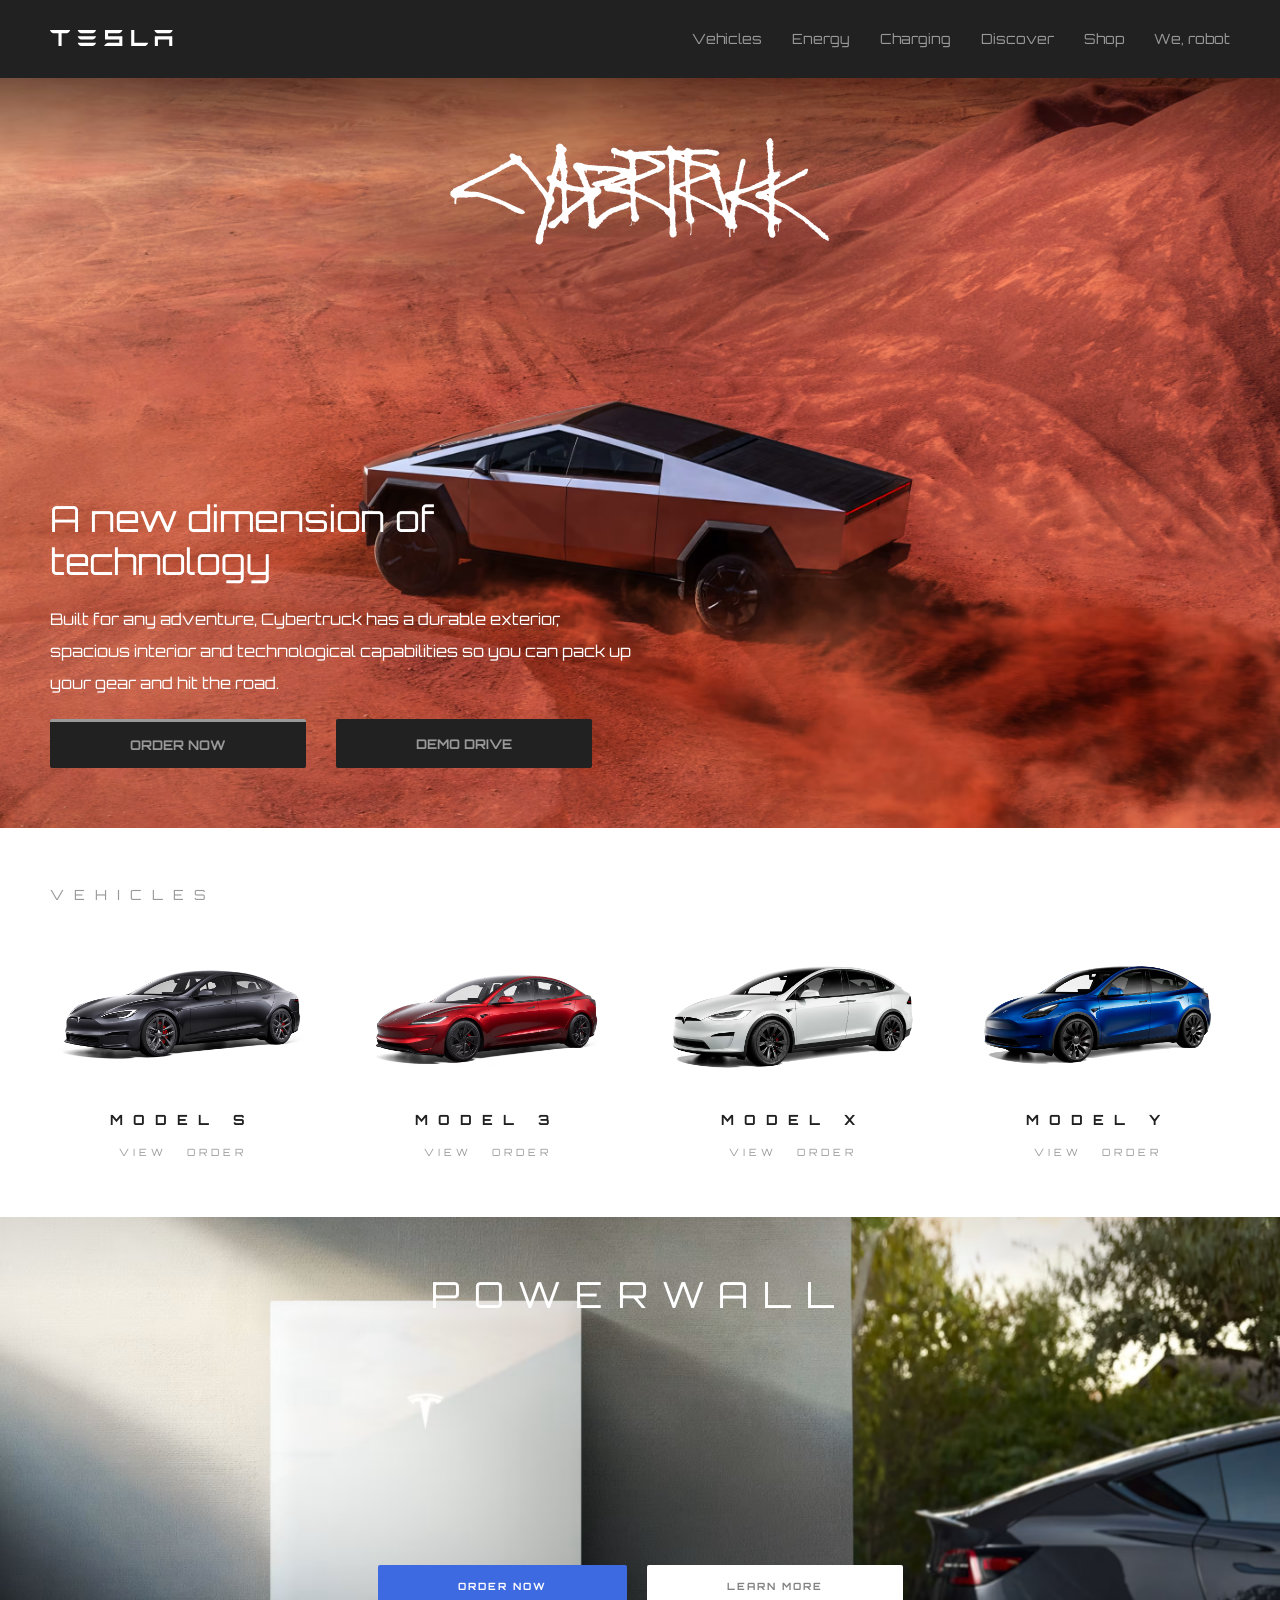
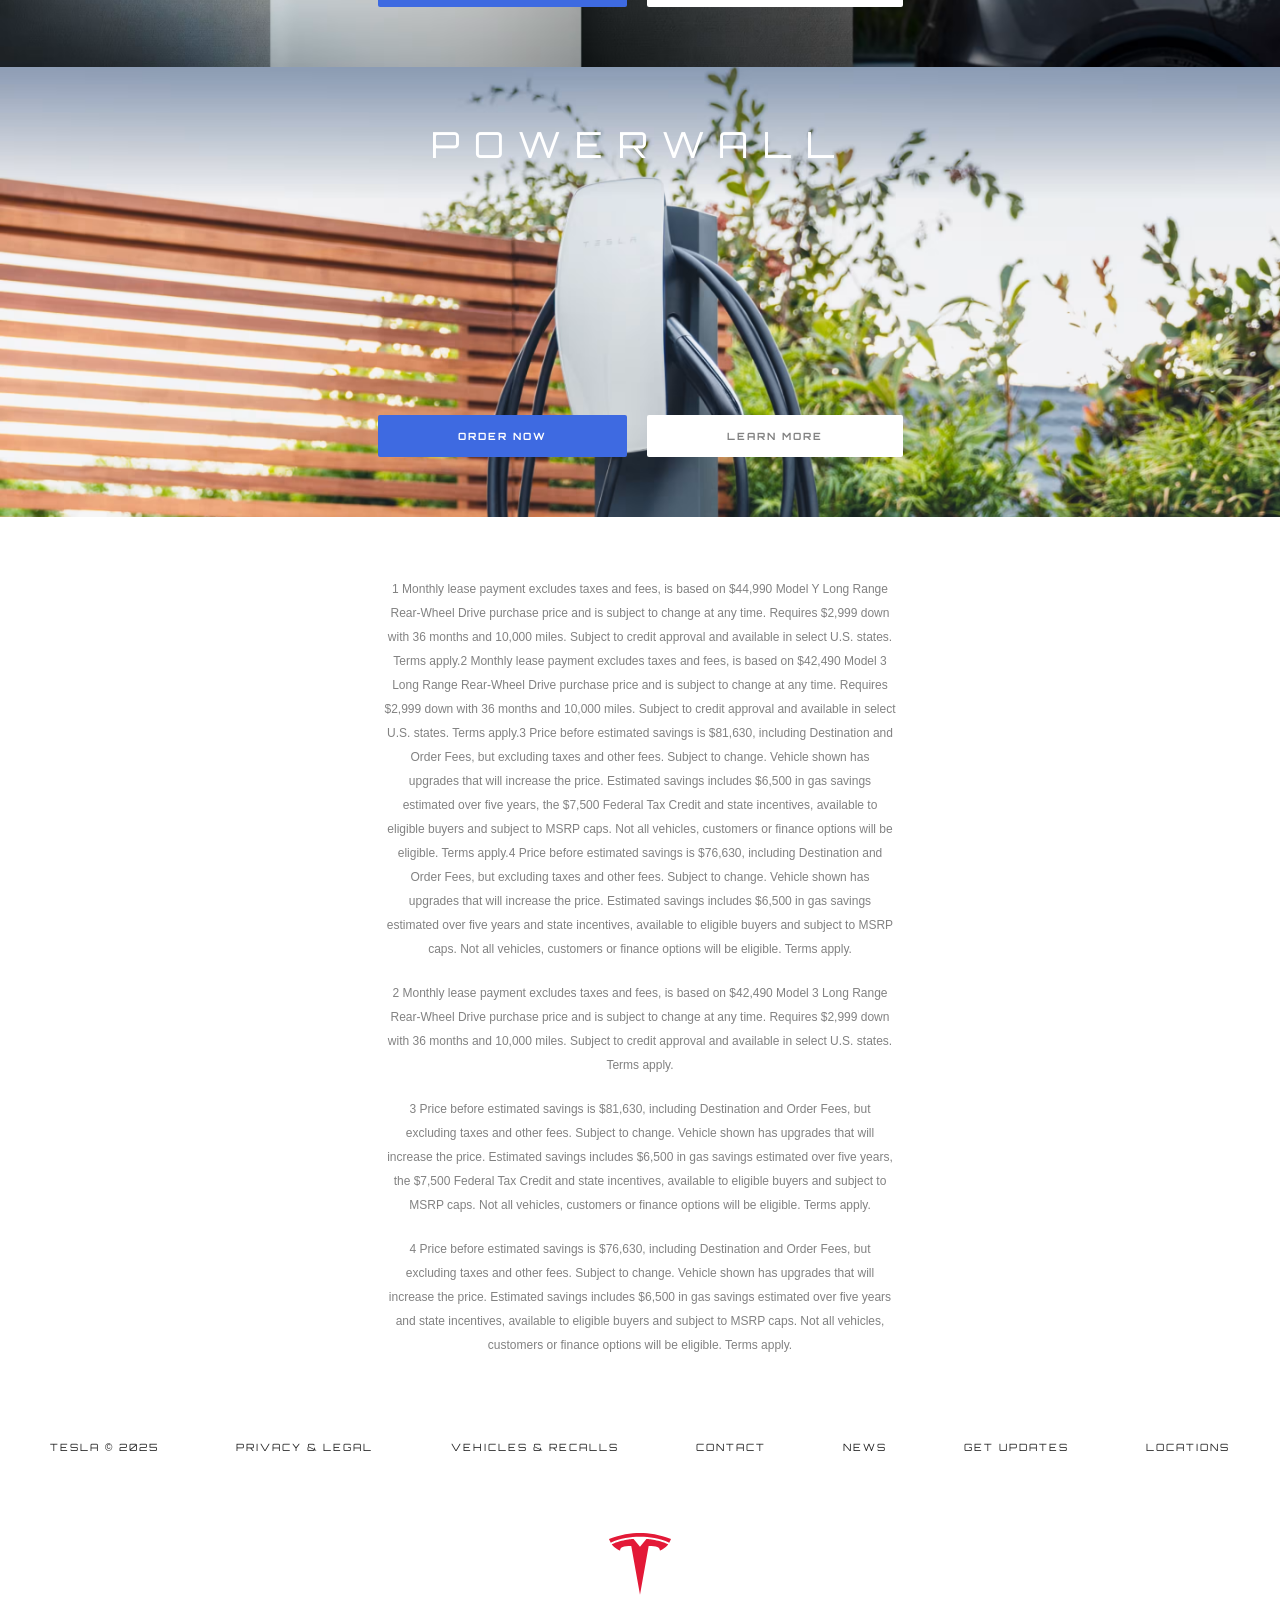
<file: index.html>
<!DOCTYPE html>
<html lang="pt-br">

<head>
    <meta charset="UTF-8">
    <meta name="viewport" content="width=device-width, initial-scale=1.0">
    <title>Projeto Carro</title>

    <link rel="preconnect" href="https://fonts.googleapis.com">
    <link rel="preconnect" href="https://fonts.gstatic.com" crossorigin>
    <link href="https://fonts.googleapis.com/css2?family=Orbitron:wght@400..900&display=swap" rel="stylesheet">

    <link rel="stylesheet" href="css/reset.css">
    <link rel="stylesheet" href="css/style.css">
</head>

<body>

    <!-- HEADER -->
    <header class="main-header">
        <div class="container container-flex">

            <div class="logo">
                <figure>
                    <img src="assets/logo-white.svg" alt="Logotipo da Tesla">
                </figure>
            </div>

            <nav class="main-nav">
                <ul>
                    <li><a href="#">Vehicles</a></li>
                    <li><a href="#">Energy</a></li>
                    <li><a href="#">Charging</a></li>
                    <li><a href="#">Discover</a></li>
                    <li><a href="#">Shop</a></li>
                    <li><a href="#">We, robot</a></li>
                </ul>
            </nav>

        </div>
    </header>

    <!-- HERO -->
    <section class="hero">
        <div class="container container-flex">

            <div class="brand">
                <figure>
                    <img src="assets/logo-cybertruck.svg" alt="Logotipo do Cybertruck">
                </figure>
            </div>

            <div class="text-hero">
                <h1>A new dimension of technology</h1>
                <p>
                    Built for any adventure, Cybertruck has a durable exterior,
                    spacious interior and technological capabilities so you can
                    pack up your gear and hit the road.
                </p>

                <div class="hero-btns">
                    <button class="btn-primary active">Order Now</button>
                    <button class="btn-primary">Demo Drive</button>
                </div>
            </div>

        </div>
    </section>

    <!-- MAIN -->
    <main class="main-grid">
        <div class="container">

            <h3>VEHICLES</h3>

            <div class="grid-cars">

                <article class="item-car">
                    <figure>
                        <img src="assets/car-1.avif" alt="Tesla Model S">
                    </figure>
                    <h2 class="car-model">Model S</h2>
                    <div class="link">
                        <a href="#">View</a>
                        <a href="#">Order</a>
                    </div>
                </article>

                <article class="item-car">
                    <figure>
                        <img src="assets/car-2.avif" alt="Tesla Model 3">
                    </figure>
                    <h2 class="car-model">Model 3</h2>
                    <div class="link">
                        <a href="#">View</a>
                        <a href="#">Order</a>
                    </div>
                </article>

                <article class="item-car">
                    <figure>
                        <img src="assets/car-3.avif" alt="Tesla Model X">
                    </figure>
                    <h2 class="car-model">Model X</h2>
                    <div class="link">
                        <a href="#">View</a>
                        <a href="#">Order</a>
                    </div>
                </article>

                <article class="item-car">
                    <figure>
                        <img src="assets/car-4.avif" alt="Tesla Model Y">
                    </figure>
                    <h2 class="car-model">Model Y</h2>
                    <div class="link">
                        <a href="#">View</a>
                        <a href="#">Order</a>
                    </div>
                </article>

            </div>
        </div>
    </main>

    <!-- BANNERS -->
    <section class="full-banner" style="background-image: url('assets/banner-2.avif');">
        <h4>Powerwall</h4>
        <div class="btns-banner">
            <button class="btn btn-blue">Order Now</button>
            <button class="btn btn-white">Learn More</button>
        </div>
    </section>

    <section class="full-banner" style="background-image: url('assets/banner-3.avif');">
        <h4>Powerwall</h4>
        <div class="btns-banner">
            <button class="btn btn-blue">Order Now</button>
            <button class="btn btn-white">Learn More</button>
        </div>
    </section>

    <section class="bottom-text">
        <div class="text-block">
            <p> 1 Monthly lease payment excludes taxes and fees, is based on $44,990 Model Y Long Range Rear-Wheel Drive
                purchase price and is subject to change at any time. Requires $2,999 down with 36 months and 10,000
                miles. Subject to credit approval and available in select U.S. states. Terms apply.2 Monthly lease
                payment excludes taxes and fees, is based on $42,490 Model 3 Long Range Rear-Wheel Drive purchase price
                and is subject to change at any time. Requires $2,999 down with 36 months and 10,000 miles. Subject to
                credit approval and available in select U.S. states. Terms apply.3 Price before estimated savings is
                $81,630, including Destination and Order Fees, but excluding taxes and other fees. Subject to change.
                Vehicle shown has upgrades that will increase the price. Estimated savings includes $6,500 in gas
                savings estimated over five years, the $7,500 Federal Tax Credit and state incentives, available to
                eligible buyers and subject to MSRP caps. Not all vehicles, customers or finance options will be
                eligible. Terms apply.4 Price before estimated savings is $76,630, including Destination and Order Fees,
                but excluding taxes and other fees. Subject to change. Vehicle shown has upgrades that will increase the
                price. Estimated savings includes $6,500 in gas savings estimated over five years and state incentives,
                available to eligible buyers and subject to MSRP caps. Not all vehicles, customers or finance options
                will be eligible. Terms apply.
            </p>
            <p> 2 Monthly lease payment excludes taxes and fees, is based on $42,490 Model 3 Long Range Rear-Wheel Drive
                purchase price and is subject to change at any time. Requires $2,999 down with 36 months and 10,000
                miles. Subject to credit approval and available in select U.S. states. Terms apply. </p>
            <p> 3 Price before estimated savings is $81,630, including Destination and Order Fees, but excluding taxes
                and other fees. Subject to change. Vehicle shown has upgrades that will increase the price. Estimated
                savings includes $6,500 in gas savings estimated over five years, the $7,500 Federal Tax Credit and
                state incentives, available to eligible buyers and subject to MSRP caps. Not all vehicles, customers or
                finance options will be eligible. Terms apply.
            </p>
            <p> 4 Price before estimated savings is $76,630, including Destination and Order Fees, but excluding taxes
                and other fees. Subject to change. Vehicle shown has upgrades that will increase the price. Estimated
                savings includes $6,500 in gas savings estimated over five years and state incentives, available to
                eligible buyers and subject to MSRP caps. Not all vehicles, customers or finance options will be
                eligible. Terms apply.
            </p>
        </div>
    </section>

    <!-- FOOTER -->
    <footer>
        <div class="container">

            <div class="menu-footer">
                <ul>
                    <li><a href="#">Tesla © 2025</a></li>
                    <li><a href="#">Privacy & Legal</a></li>
                    <li><a href="#">Vehicles & Recalls</a></li>
                    <li><a href="#">Contact</a></li>
                    <li><a href="#">News</a></li>
                    <li><a href="#">Get Updates</a></li>
                    <li><a href="#">Locations</a></li>
                </ul>
            </div>

            <div class="brand-footer">
                <figure>
                    <img src="assets/logo-footer.svg" alt="Logotipo Tesla">
                </figure>
            </div>

        </div>
    </footer>

</body>

</html>
</file>
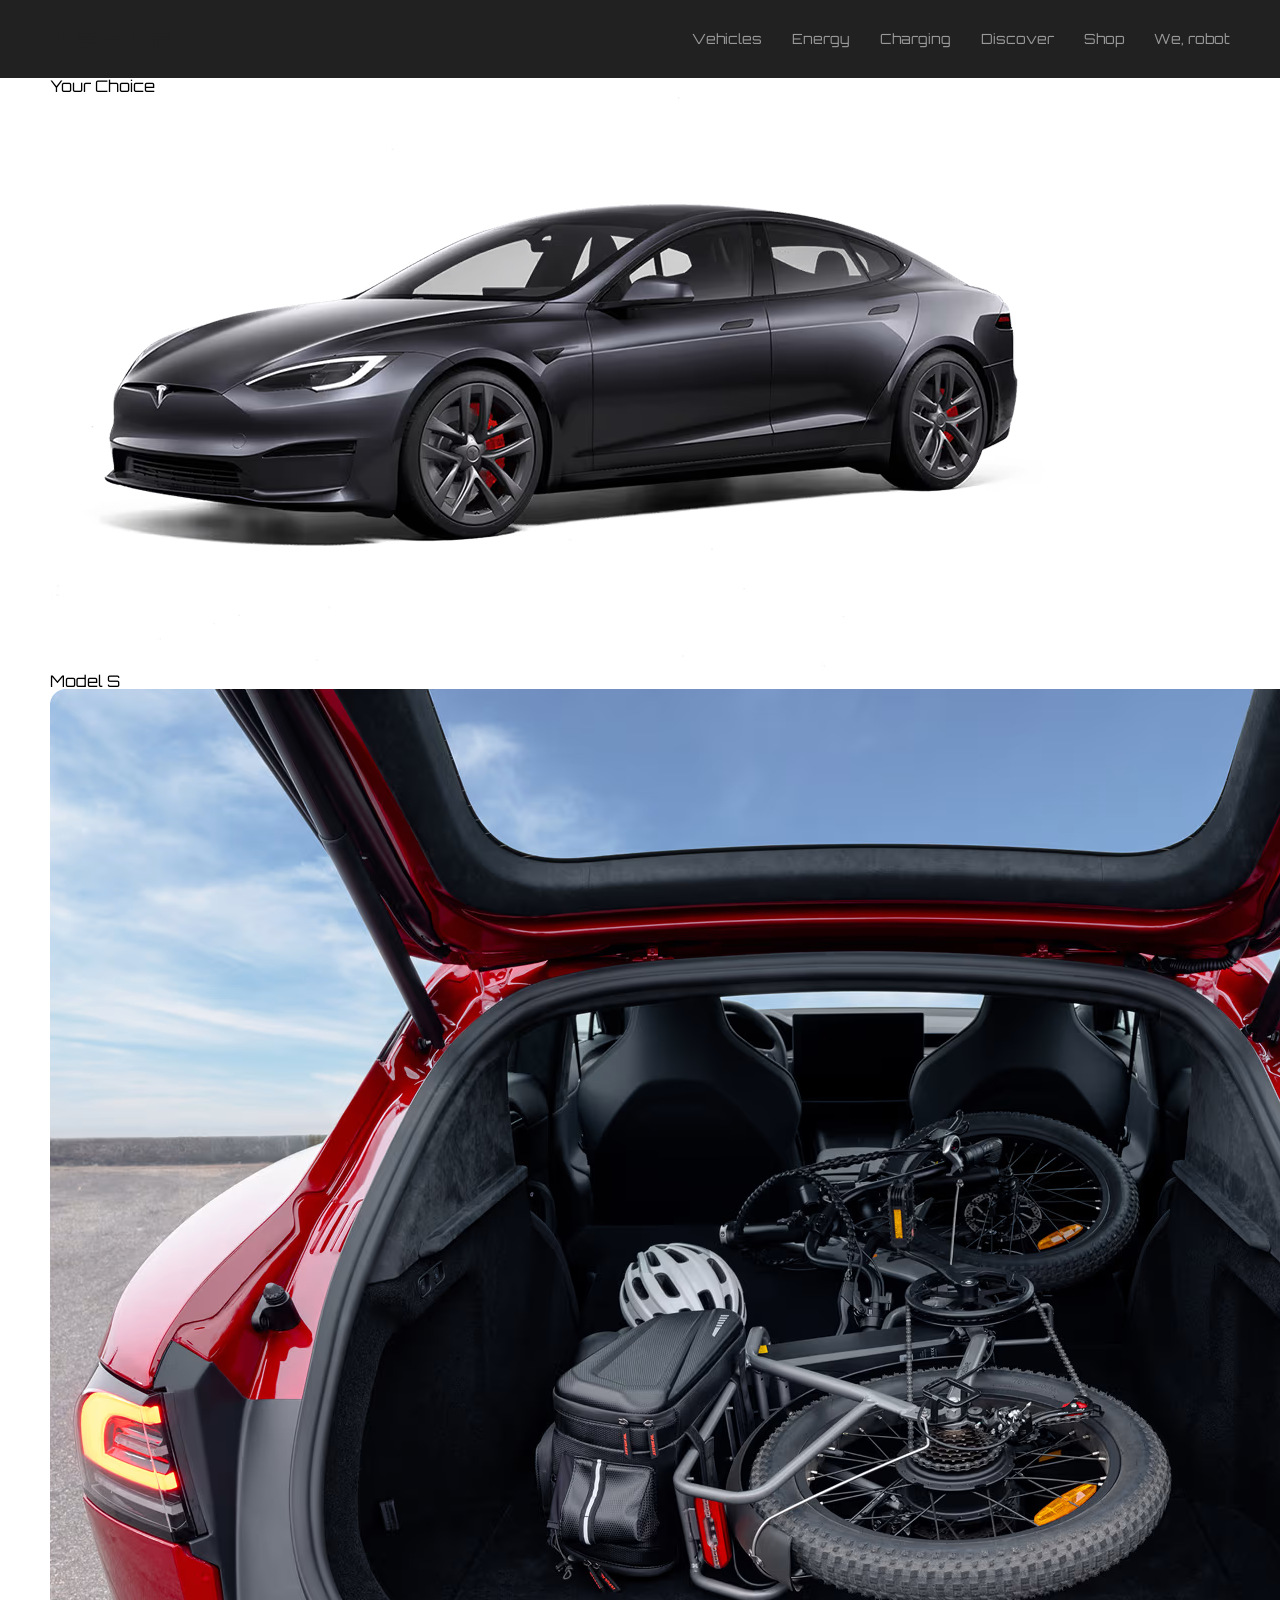
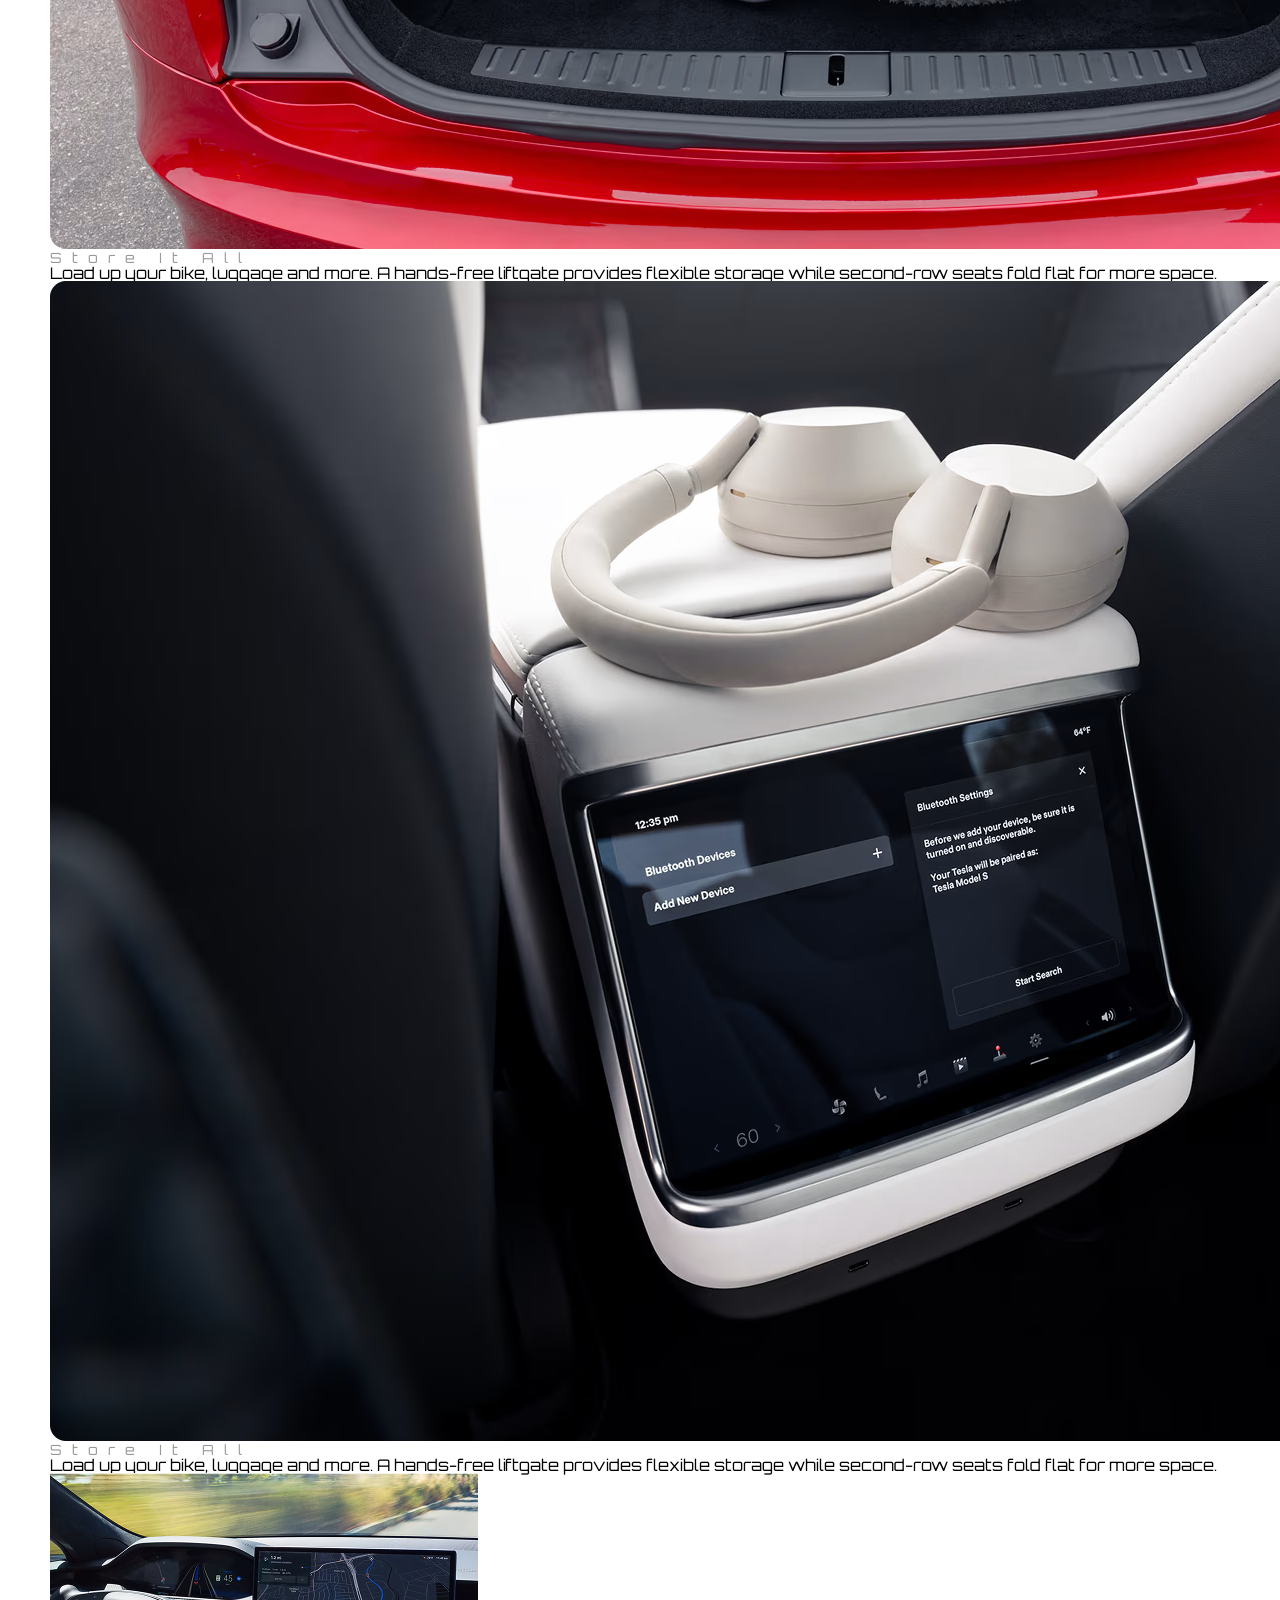
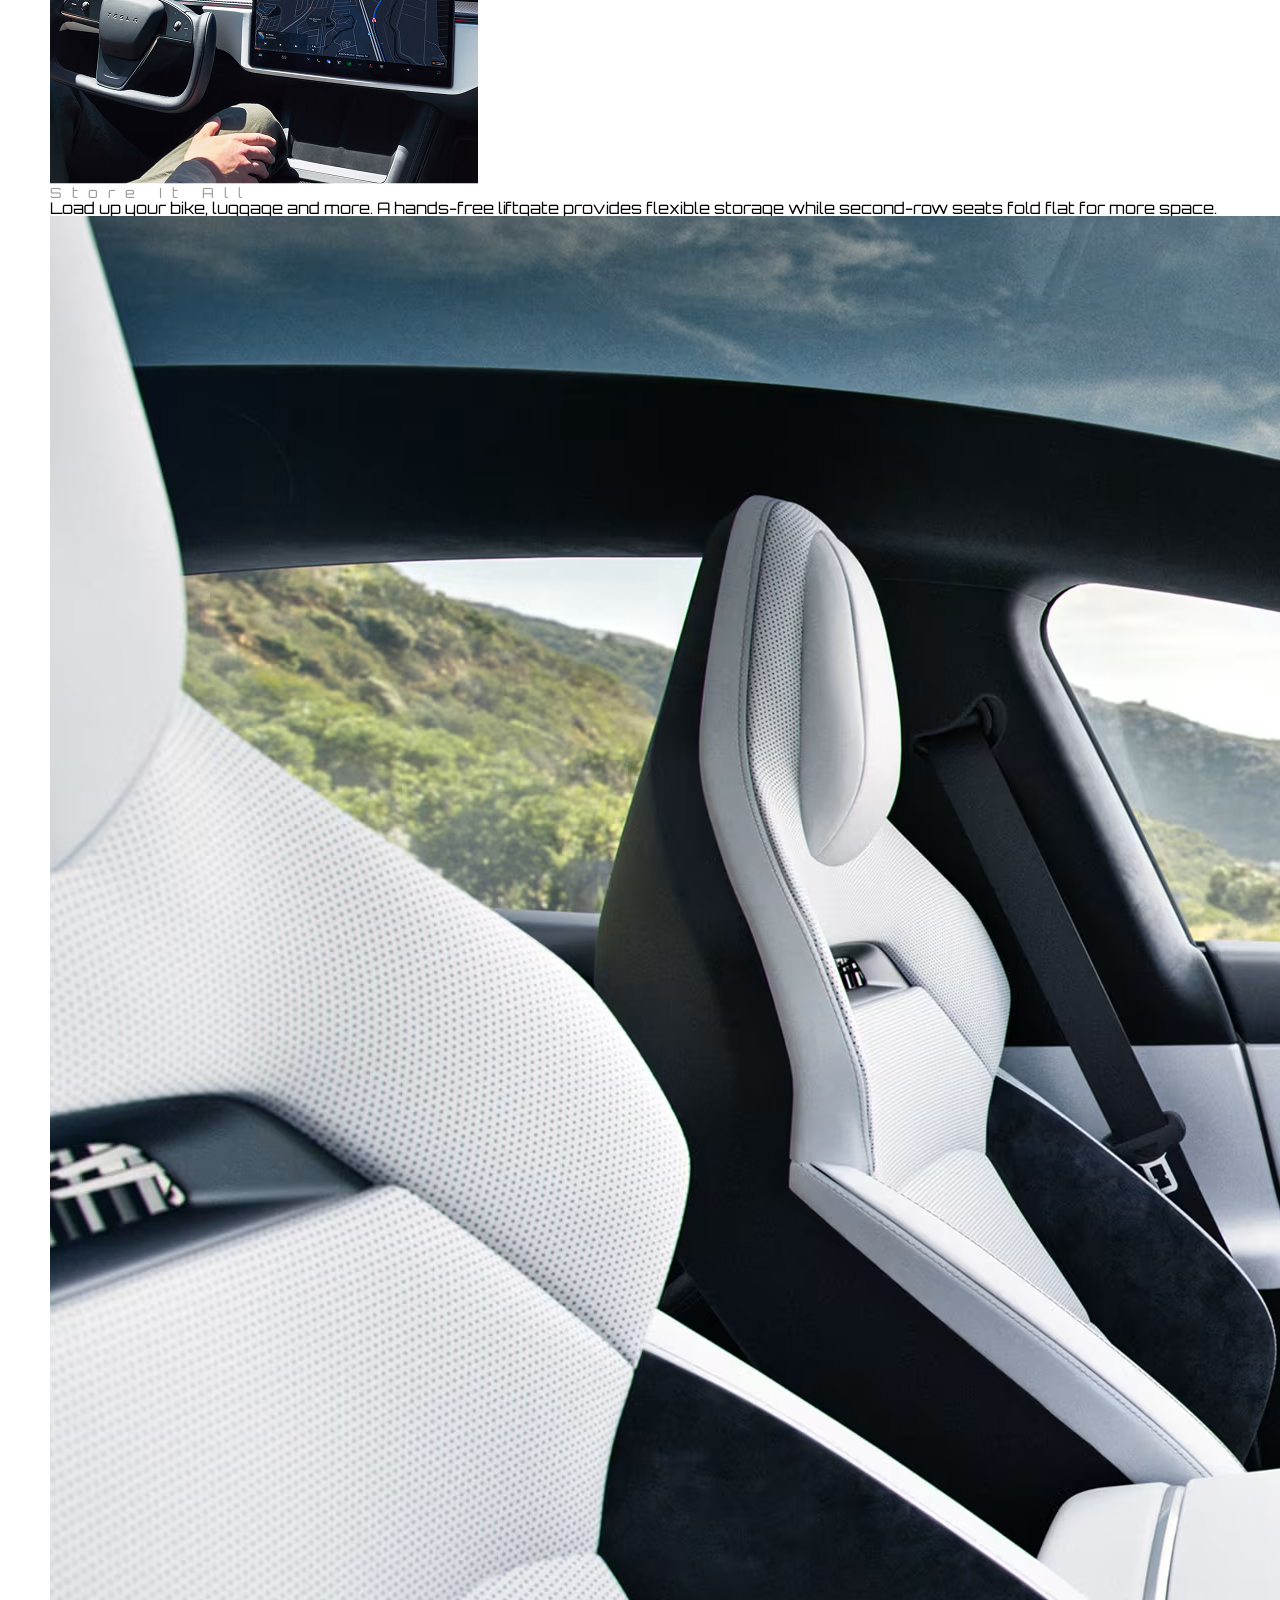
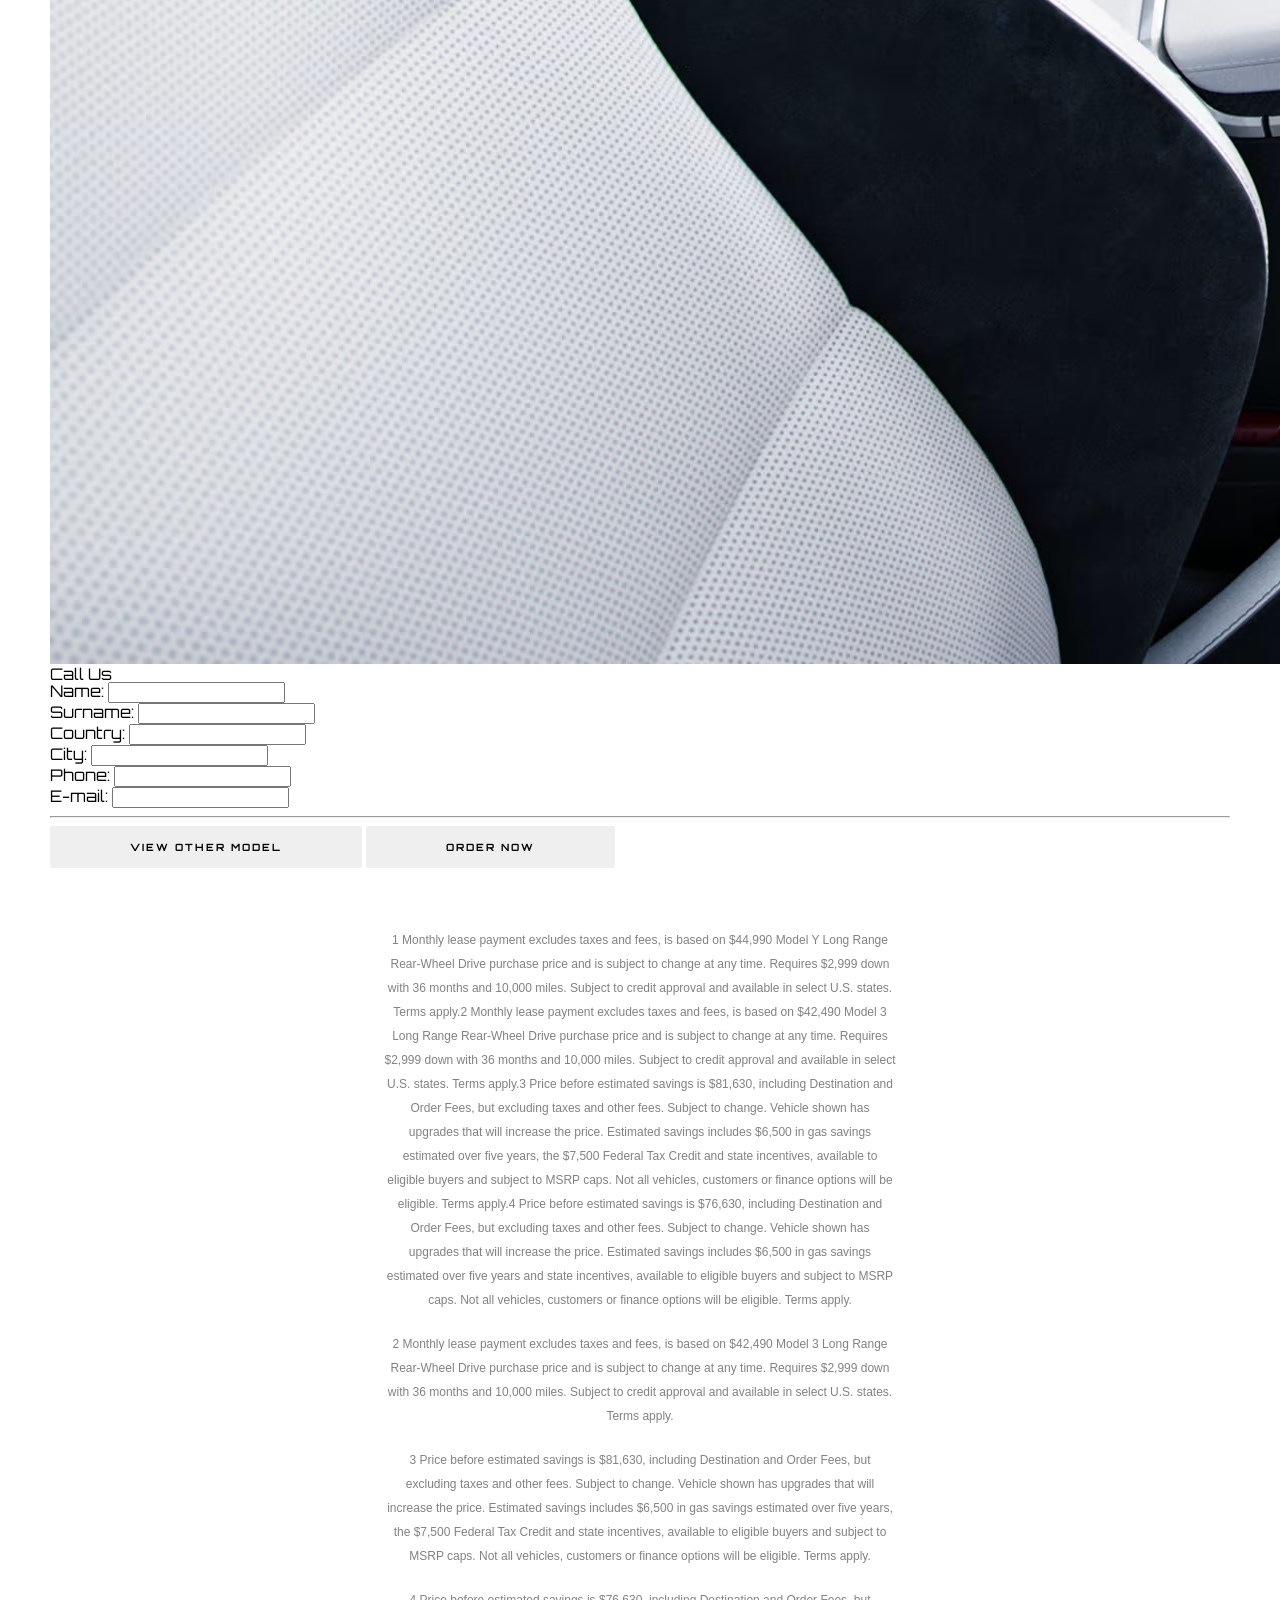
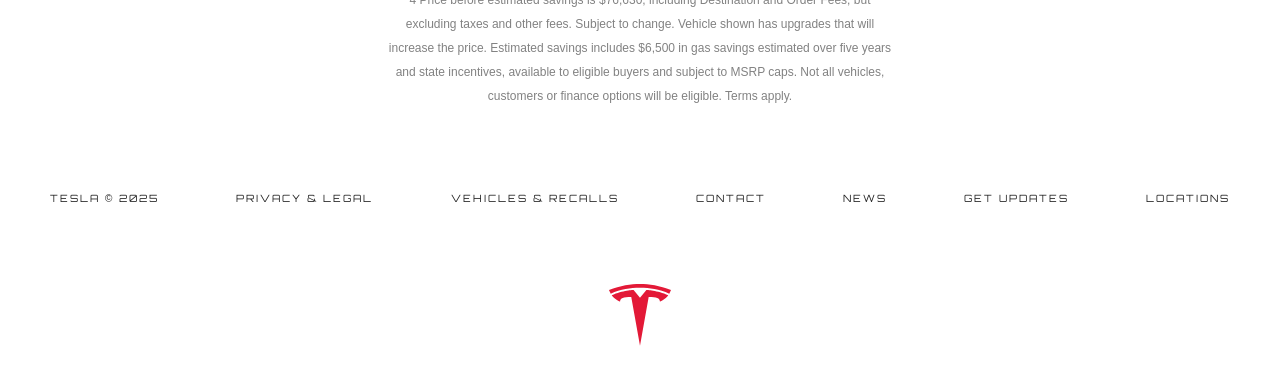
<file: car-details.html>
<!DOCTYPE html>
<html lang="pt-br">

<head>
    <meta charset="UTF-8">
    <meta name="viewport" content="width=device-width, initial-scale=1.0">
    <title>Projeto Carro</title>

    <link rel="preconnect" href="https://fonts.googleapis.com">
    <link rel="preconnect" href="https://fonts.gstatic.com" crossorigin>
    <link href="https://fonts.googleapis.com/css2?family=Orbitron:wght@400..900&display=swap" rel="stylesheet">

    <link rel="stylesheet" href="css/reset.css">
    <link rel="stylesheet" href="css/style.css">
</head>

<body>

    <!-- HEADER -->
    <header class="main-header header-light">
        <div class="container container-flex">

            <div class="logo">
                <figure>
                    <img src="assets/logo-dark.svg" alt="Logotipo da Tesla">
                </figure>
            </div>

            <nav class="main-nav">
                <ul>
                    <li><a href="#">Vehicles</a></li>
                    <li><a href="#">Energy</a></li>
                    <li><a href="#">Charging</a></li>
                    <li><a href="#">Discover</a></li>
                    <li><a href="#">Shop</a></li>
                    <li><a href="#">We, robot</a></li>
                </ul>
            </nav>

        </div>
    </header>

    <section class="banner-car">
        <div class="container">
            <h2>Your Choice</h2>

            <div class="photo-car">
                <figure>
                    <img src="assets/car-1.avif" alt="Foto do modelo Tesla S">
                </figure>
            </div>

            <h1>Model S</h1>

        </div>
    </section>

    <main>
        <div class="container">
            <div class="grid-features">

                <!-- Item 1 -->
                <div class="item-feature">
                    <figure>
                        <img src="assets/feature-1.avif" alt="Feature 1">
                    </figure>
                    <h3>Store It All</h3>
                    <p>Load up your bike, luggage and more. A hands-free liftgate provides flexible storage while
                        second-row seats fold flat for more space.</p>
                </div>

                <!-- Item 2 -->
                <div class="item-feature">
                    <figure>
                        <img src="assets/feature-2.avif" alt="Feature 2">
                    </figure>
                    <h3>Store It All</h3>
                    <p>Load up your bike, luggage and more. A hands-free liftgate provides flexible storage while
                        second-row seats fold flat for more space.</p>
                </div>

                <!-- Item 3 -->
                <div class="item-feature">
                    <figure>
                        <img src="assets/feature-3.jpg" alt="Feature 3">
                    </figure>
                    <h3>Store It All</h3>
                    <p>Load up your bike, luggage and more. A hands-free liftgate provides flexible storage while
                        second-row seats fold flat for more space.</p>
                </div>

            </div>
        </div>
    </main>

    <section class="banner">
        <div class="container">
            <figure>
                <img src="assets/banner-model-s.avif" alt="Foto interna do carro">
            </figure>
        </div>
    </section>

    <section class="contact-form">
        <div class="container">

            <h4>Call Us</h4>

            <div class="form">

                <div class="item-form">
                    <label for="name">Name:</label>
                    <input type="text" id="name">
                </div>

                <div class="item-form">
                    <label for="surname">Surname:</label>
                    <input type="text" id="surname">
                </div>

                <div class="item-form">
                    <label for="country">Country:</label>
                    <input type="text" id="country">
                </div>

                <div class="item-form">
                    <label for="city">City:</label>
                    <input type="text" id="city">
                </div>

                <div class="item-form">
                    <label for="phone">Phone:</label>
                    <input type="text" id="phone">
                </div>

                <div class="item-form">
                    <label for="email">E-mail:</label>
                    <input type="text" id="email">
                </div>

            </div>

            <hr>

            <div class="form-buttons">
                <button class="btn">View other model</button>
                <button class="btn btn-black">Order now</button>
            </div>

        </div>
    </section>

    <section class="bottom-text">
        <div class="text-block">
            <p> 1 Monthly lease payment excludes taxes and fees, is based on $44,990 Model Y Long Range Rear-Wheel Drive
                purchase price and is subject to change at any time. Requires $2,999 down with 36 months and 10,000
                miles. Subject to credit approval and available in select U.S. states. Terms apply.2 Monthly lease
                payment excludes taxes and fees, is based on $42,490 Model 3 Long Range Rear-Wheel Drive purchase price
                and is subject to change at any time. Requires $2,999 down with 36 months and 10,000 miles. Subject to
                credit approval and available in select U.S. states. Terms apply.3 Price before estimated savings is
                $81,630, including Destination and Order Fees, but excluding taxes and other fees. Subject to change.
                Vehicle shown has upgrades that will increase the price. Estimated savings includes $6,500 in gas
                savings estimated over five years, the $7,500 Federal Tax Credit and state incentives, available to
                eligible buyers and subject to MSRP caps. Not all vehicles, customers or finance options will be
                eligible. Terms apply.4 Price before estimated savings is $76,630, including Destination and Order Fees,
                but excluding taxes and other fees. Subject to change. Vehicle shown has upgrades that will increase the
                price. Estimated savings includes $6,500 in gas savings estimated over five years and state incentives,
                available to eligible buyers and subject to MSRP caps. Not all vehicles, customers or finance options
                will be eligible. Terms apply.
            </p>
            <p> 2 Monthly lease payment excludes taxes and fees, is based on $42,490 Model 3 Long Range Rear-Wheel Drive
                purchase price and is subject to change at any time. Requires $2,999 down with 36 months and 10,000
                miles. Subject to credit approval and available in select U.S. states. Terms apply. </p>
            <p> 3 Price before estimated savings is $81,630, including Destination and Order Fees, but excluding taxes
                and other fees. Subject to change. Vehicle shown has upgrades that will increase the price. Estimated
                savings includes $6,500 in gas savings estimated over five years, the $7,500 Federal Tax Credit and
                state incentives, available to eligible buyers and subject to MSRP caps. Not all vehicles, customers or
                finance options will be eligible. Terms apply.
            </p>
            <p> 4 Price before estimated savings is $76,630, including Destination and Order Fees, but excluding taxes
                and other fees. Subject to change. Vehicle shown has upgrades that will increase the price. Estimated
                savings includes $6,500 in gas savings estimated over five years and state incentives, available to
                eligible buyers and subject to MSRP caps. Not all vehicles, customers or finance options will be
                eligible. Terms apply.
            </p>
        </div>
    </section>

    <!-- FOOTER -->
    <footer>
        <div class="container">

            <div class="menu-footer">
                <ul>
                    <li><a href="#">Tesla © 2025</a></li>
                    <li><a href="#">Privacy & Legal</a></li>
                    <li><a href="#">Vehicles & Recalls</a></li>
                    <li><a href="#">Contact</a></li>
                    <li><a href="#">News</a></li>
                    <li><a href="#">Get Updates</a></li>
                    <li><a href="#">Locations</a></li>
                </ul>
            </div>

            <div class="brand-footer">
                <figure>
                    <img src="assets/logo-footer.svg" alt="Logotipo Tesla">
                </figure>
            </div>

        </div>
    </footer>

</body>

</html>
</file>
<file: css/style.css>
/* RESET GLOBAL */
*,
*::before,
*::after {
    box-sizing: border-box;
}

body {
    font-family: "Orbitron", sans-serif;
    margin: 0;
}

/* TITULOS */
h3 {
    font-size: 14px;
    color: #9A9999;
    letter-spacing: 10px;
}

/* CONTAINER PADRÃO */
.container {
    width: 1180px;
    margin: 0 auto;
}

.container-flex {
    display: flex;
}

/* ================= HEADER ================= */

.main-header {
    background-color: #212121;
    padding: 30px 0;
}

.main-header .container-flex {
    justify-content: space-between;
    align-items: center;
}

.main-nav ul {
    display: flex;
    gap: 30px;
    font-size: 14px;
    list-style: none;
    margin: 0;
    padding: 0;
}

.main-nav ul li a {
    color: #9A9999;
    text-decoration: none;
    transition: 0.3s;
}

.main-nav ul li a:hover {
    color: #fff;
}

/* ================= HERO ================= */

.hero {
    background-image: url(../assets/banner-1.avif);
    background-size: cover;
    background-position: center;
    padding: 60px 0;
}

.hero .container-flex {
    flex-direction: column;
    justify-content: space-between;
    height: 70vh;
}

.brand {
    text-align: center;
}

.brand img {
    width: 380px;
}

.text-hero {
    width: 50%;
}

.hero h1 {
    font-size: 36px;
    color: #fff;
    font-weight: normal;
    line-height: 1.2;
}

.hero p {
    font-size: 16px;
    color: #fff;
    line-height: 2;
    margin: 20px 0;
    font-weight: 300;
}

.hero-btns {
    display: flex;
    gap: 30px;
}

/* BOTÃO HERO */
.btn-primary {
    background-color: #212121;
    color: #9A9999;
    border: none;
    font-family: "Orbitron", sans-serif;
    font-weight: 700;
    text-transform: uppercase;
    padding: 15px 80px;
    border-radius: 2px;
    cursor: pointer;
    transition: 0.3s;
}

.btn-primary:hover {
    opacity: 0.9;
}

.btn-primary.active {
    border-top: 3px solid #9A9999;
}

/* ================= GRID VEÍCULOS ================= */

.main-grid {
    padding: 60px 0;
}

.grid-cars {
    display: grid;
    grid-template-columns: repeat(4, 1fr);
    text-align: center;
    gap: 40px;
    margin-top: 40px;
}

.grid-cars article img {
    max-width: 100%;
}

h2.car-model {
    font-size: 14px;
    color: #212121;
    text-transform: uppercase;
    letter-spacing: 10px;
    font-weight: 700;
    margin: 20px 0;
}

.link {
    display: flex;
    gap: 20px;
    justify-content: center;
}

.link a {
    color: #9A9999;
    font-size: 10px;
    text-transform: uppercase;
    letter-spacing: 4px;
    text-decoration: none;
    transition: 0.3s;
}

.link a:hover {
    color: #212121;
}

/* ================= FULL BANNERS ================= */

.full-banner {
    background-position: center;
    background-size: cover;
    height: 50vh;
    display: flex;
    flex-direction: column;
    align-items: center;
    justify-content: space-between;
    padding: 60px 0;
}

.full-banner h4 {
    color: #fff;
    font-size: 36px;
    text-transform: uppercase;
    letter-spacing: 15px;
}

/* CORRIGIDO: .btn-banner → .btns-banner */
.btns-banner {
    display: flex;
    gap: 20px;
}

/* BOTÕES GERAIS */
.btn {
    border: none;
    font-family: "Orbitron", sans-serif;
    font-weight: 700;
    text-transform: uppercase;
    padding: 15px 80px;
    border-radius: 2px;
    font-size: 10px;
    letter-spacing: 2px;
    cursor: pointer;
    transition: 0.3s;
}

.btn:hover {
    opacity: 0.85;
}

.btn-blue {
    background-color: #3e6ae1;
    color: #fff;
}

.btn-white {
    background-color: #fff;
    color: #828282;
}

/* ================= TEXTO INFERIOR ================= */

.bottom-text {
    background-color: #fff;
    padding: 60px 0;
    text-align: center;
}

.bottom-text p {
    font-family: sans-serif;
    font-size: 12px;
    color: #828282;
    line-height: 2;
    margin-bottom: 20px;
}

.text-block {
    width: 40%;
    margin: 0 auto;
}

/* ================= FOOTER ================= */

.menu-footer {
    text-align: center;
    padding-bottom: 40px;
}

.menu-footer ul {
    display: flex;
    justify-content: space-between;
    list-style: none;
    padding: 0;
}

.menu-footer ul li a {
    text-decoration: none;
    font-size: 10px;
    color: #212121;
    text-transform: uppercase;
    letter-spacing: 2px;
    transition: 0.3s;
}

.menu-footer ul li a:hover {
    color: #3e6ae1;
}

.brand-footer {
    text-align: center;
    padding: 40px 0;
}
</file>
